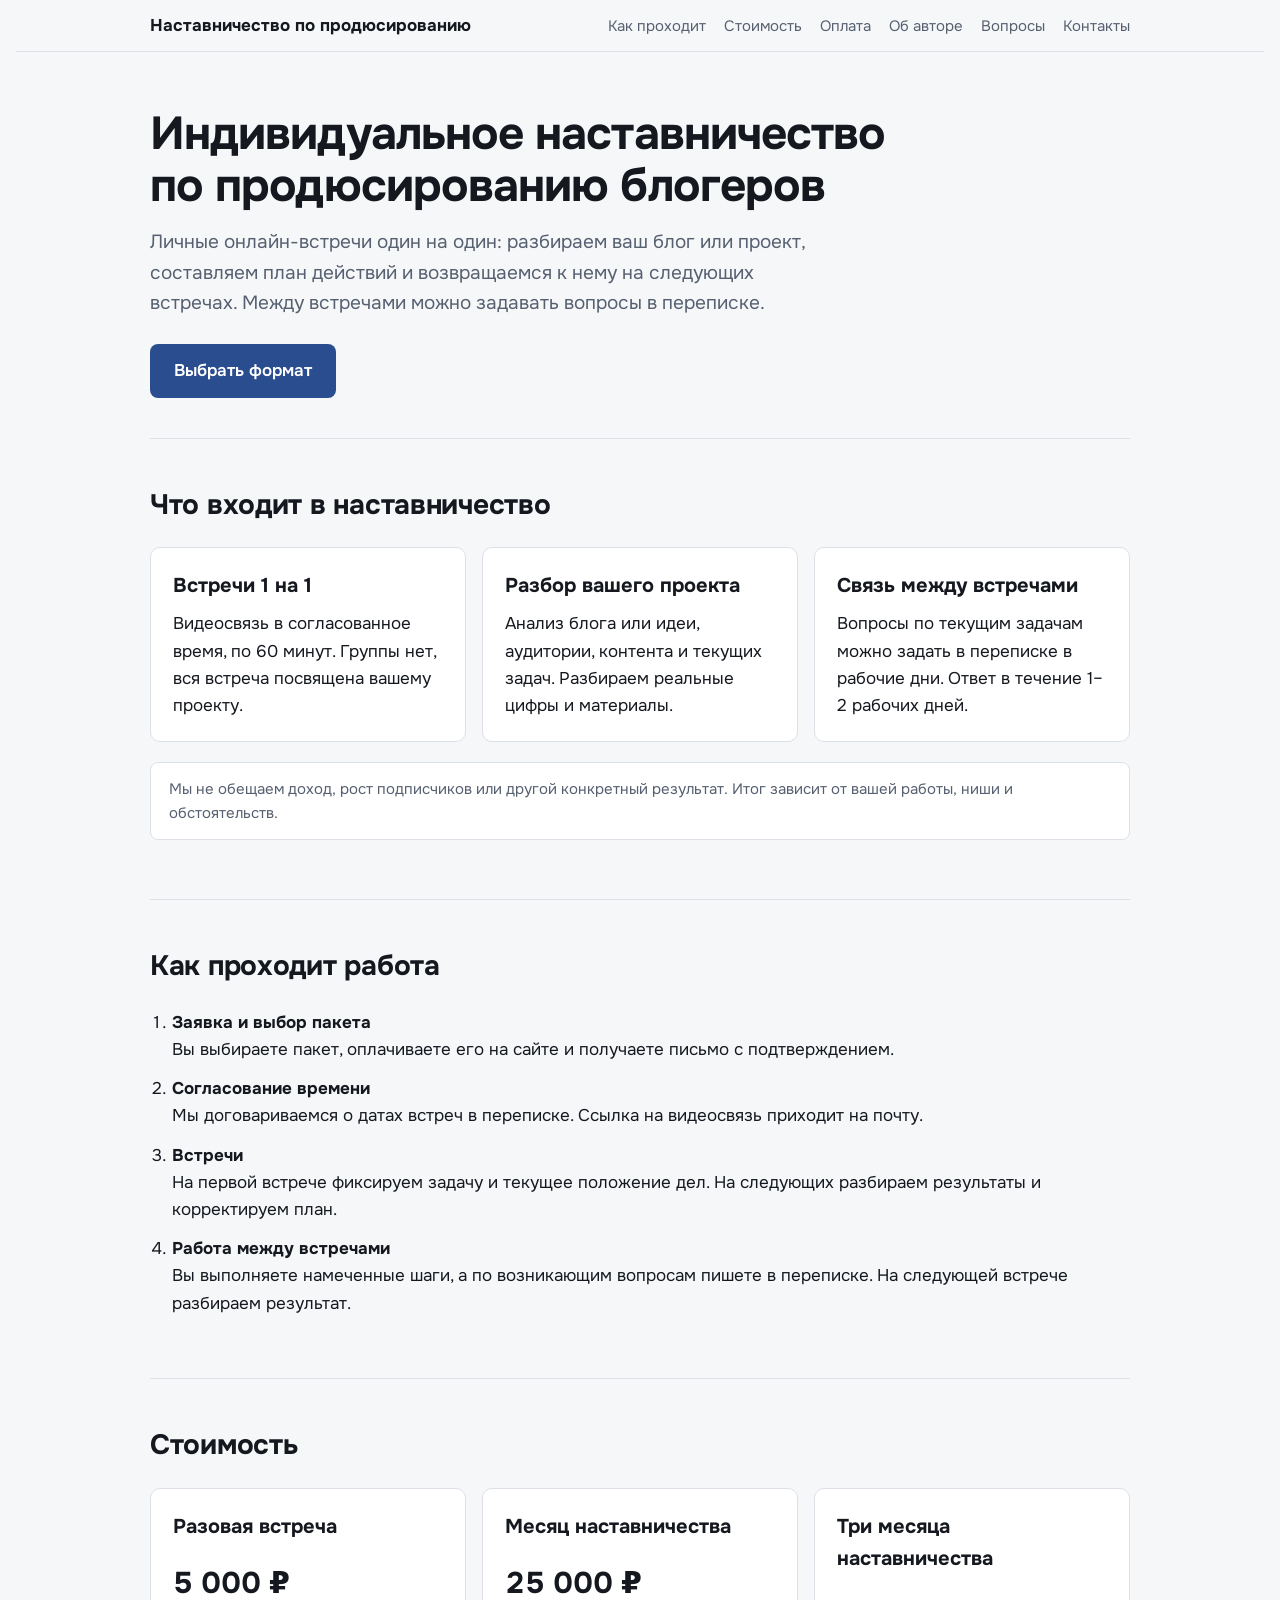
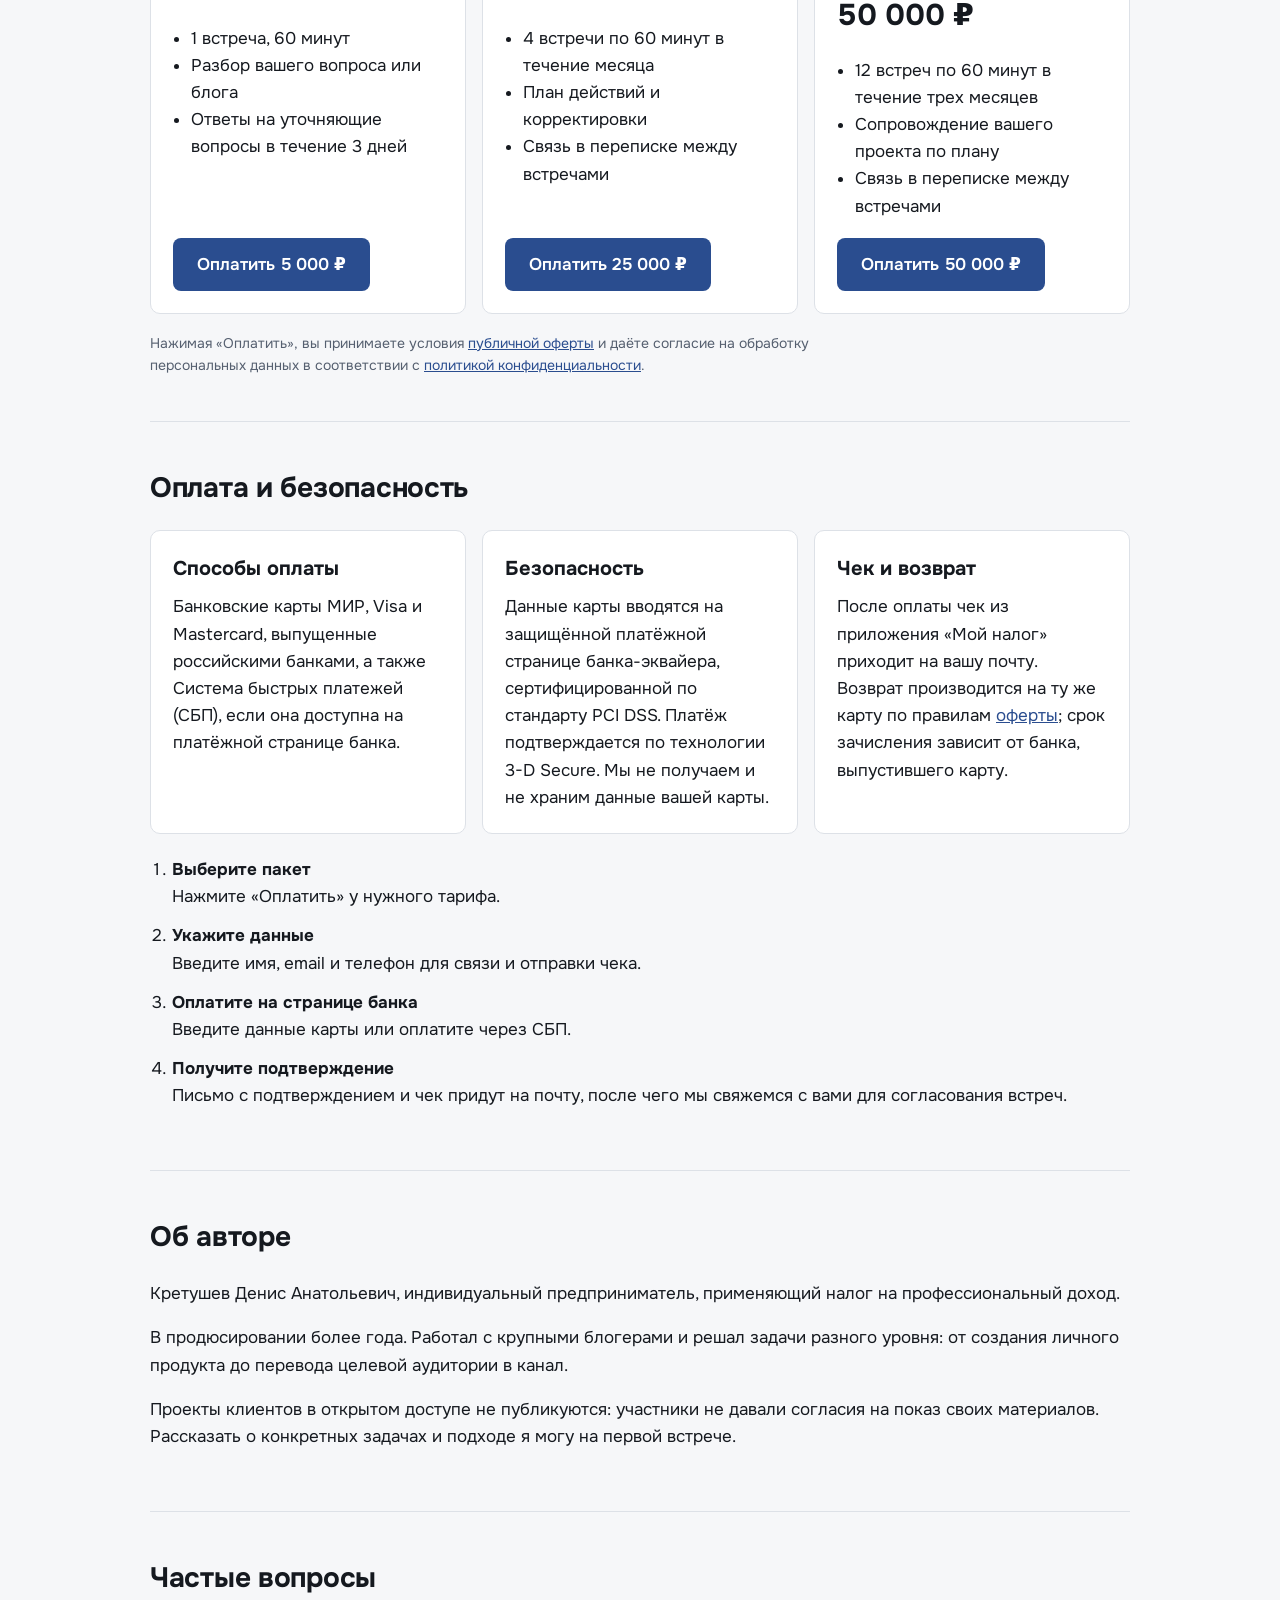
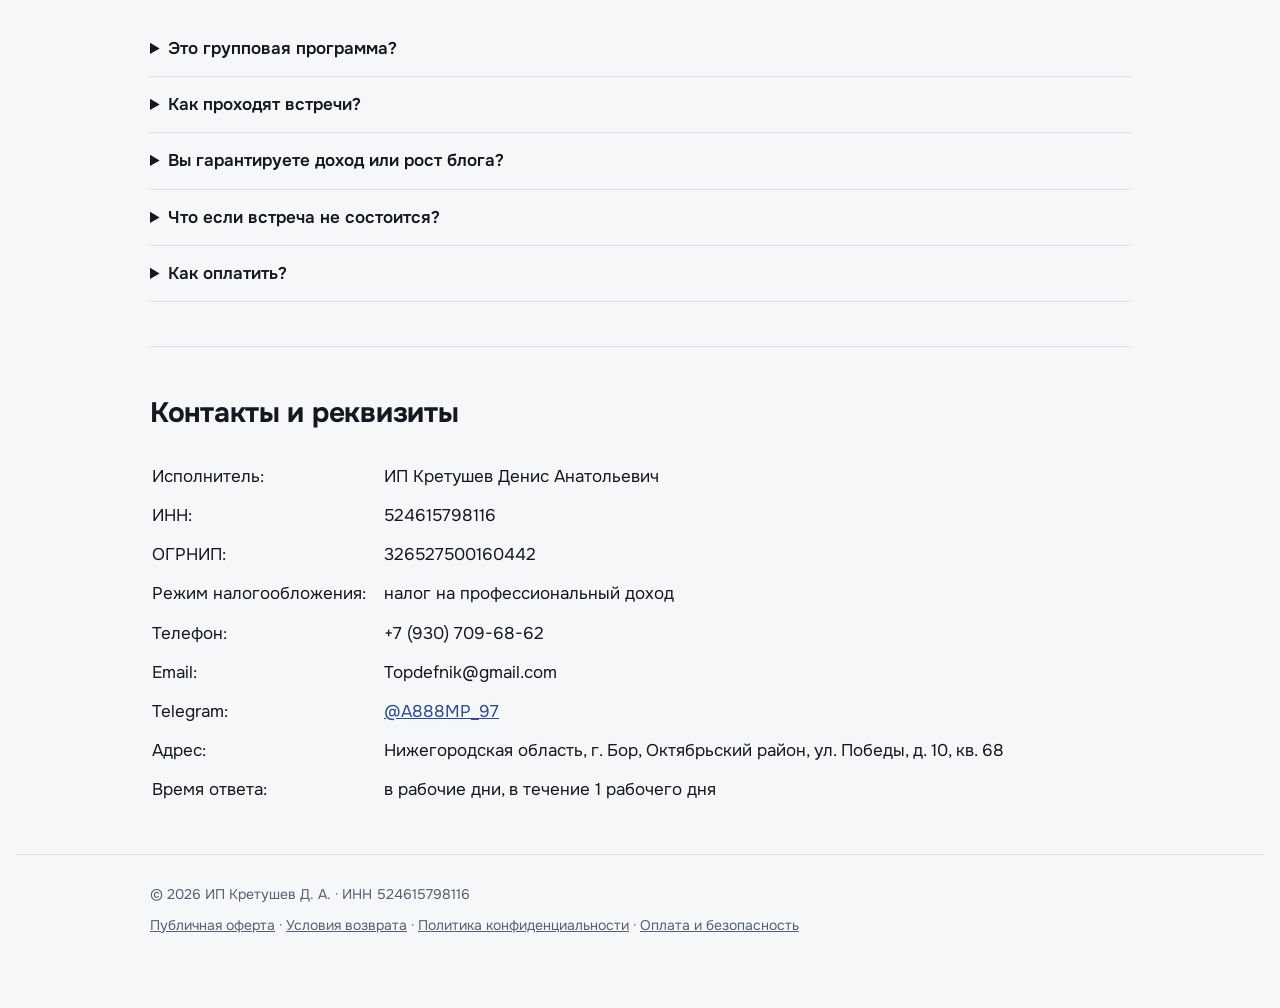
<file: index.html>
<!doctype html>
<html lang="ru">
<head>
<meta charset="utf-8">
<meta name="viewport" content="width=device-width,initial-scale=1">
<title>Наставничество по продюсированию</title>
<meta name="description" content="Индивидуальное наставничество по продюсированию блогеров: личные онлайн-встречи, разбор вашего проекта, связь в переписке между встречами.">
<link rel="stylesheet" href="style.css">
</head>
<body>
<header class="top"><div class="wrap">
  <a class="brand" href="#">Наставничество по продюсированию</a>
  <nav>
    <a href="#how">Как проходит</a>
    <a href="#prices">Стоимость</a>
    <a href="#payment">Оплата</a>
    <a href="#author">Об авторе</a>
    <a href="#faq">Вопросы</a>
    <a href="#contacts">Контакты</a>
  </nav>
</div></header>

<main class="wrap">

<div class="hero">
  <h1>Индивидуальное наставничество по продюсированию блогеров</h1>
  <p>Личные онлайн-встречи один на один: разбираем ваш блог или проект, составляем план действий и возвращаемся к нему на следующих встречах. Между встречами можно задавать вопросы в переписке.</p>
  <a class="btn" href="#prices">Выбрать формат</a>
</div>

<section id="about">
  <h2>Что входит в наставничество</h2>
  <div class="grid">
    <div class="card"><h3>Встречи 1 на 1</h3><p>Видеосвязь в согласованное время, по 60 минут. Группы нет, вся встреча посвящена вашему проекту.</p></div>
    <div class="card"><h3>Разбор вашего проекта</h3><p>Анализ блога или идеи, аудитории, контента и текущих задач. Разбираем реальные цифры и материалы.</p></div>
    <div class="card"><h3>Связь между встречами</h3><p>Вопросы по текущим задачам можно задать в переписке в рабочие дни. Ответ в течение 1–2 рабочих дней.</p></div>
  </div>
  <p class="note" style="margin-top:20px">Мы не обещаем доход, рост подписчиков или другой конкретный результат. Итог зависит от вашей работы, ниши и обстоятельств.</p>
</section>

<section id="how">
  <h2>Как проходит работа</h2>
  <ol class="prog">
    <li><b>Заявка и выбор пакета</b>Вы выбираете пакет, оплачиваете его на сайте и получаете письмо с подтверждением.</li>
    <li><b>Согласование времени</b>Мы договариваемся о датах встреч в переписке. Ссылка на видеосвязь приходит на почту.</li>
    <li><b>Встречи</b>На первой встрече фиксируем задачу и текущее положение дел. На следующих разбираем результаты и корректируем план.</li>
    <li><b>Работа между встречами</b>Вы выполняете намеченные шаги, а по возникающим вопросам пишете в переписке. На следующей встрече разбираем результат.</li>
  </ol>
</section>

<section id="prices">
  <h2>Стоимость</h2>
  <div class="grid">
    <div class="card">
      <h3>Разовая встреча</h3>
      <div class="price">5 000 ₽</div>
      <ul><li>1 встреча, 60 минут</li><li>Разбор вашего вопроса или блога</li><li>Ответы на уточняющие вопросы в течение 3 дней</li></ul>
      <a class="btn pay" href="#contacts">Оплатить 5 000 ₽</a>
    </div>
    <div class="card">
      <h3>Месяц наставничества</h3>
      <div class="price">25 000 ₽</div>
      <ul><li>4 встречи по 60 минут в течение месяца</li><li>План действий и корректировки</li><li>Связь в переписке между встречами</li></ul>
      <a class="btn pay" href="#contacts">Оплатить 25 000 ₽</a>
    </div>
    <div class="card">
      <h3>Три месяца наставничества</h3>
      <div class="price">50 000 ₽</div>
      <ul><li>12 встреч по 60 минут в течение трех месяцев</li><li>Сопровождение вашего проекта по плану</li><li>Связь в переписке между встречами</li></ul>
      <a class="btn pay" href="#contacts">Оплатить 50 000 ₽</a>
    </div>
  </div>
  <p class="consent">Нажимая «Оплатить», вы принимаете условия <a href="oferta.html">публичной оферты</a> и даёте согласие на обработку персональных данных в соответствии с <a href="privacy.html">политикой конфиденциальности</a>.</p>
</section>

<section id="payment">
  <h2>Оплата и безопасность</h2>
  <div class="grid">
    <div class="card"><h3>Способы оплаты</h3><p>Банковские карты МИР, Visa и Mastercard, выпущенные российскими банками, а также Система быстрых платежей (СБП), если она доступна на платёжной странице банка.</p></div>
    <div class="card"><h3>Безопасность</h3><p>Данные карты вводятся на защищённой платёжной странице банка-эквайера, сертифицированной по стандарту PCI DSS. Платёж подтверждается по технологии 3-D Secure. Мы не получаем и не храним данные вашей карты.</p></div>
    <div class="card"><h3>Чек и возврат</h3><p>После оплаты чек из приложения «Мой налог» приходит на вашу почту. Возврат производится на ту же карту по правилам <a href="oferta.html#refund">оферты</a>; срок зачисления зависит от банка, выпустившего карту.</p></div>
  </div>
  <ol class="prog" style="margin-top:22px">
    <li><b>Выберите пакет</b>Нажмите «Оплатить» у нужного тарифа.</li>
    <li><b>Укажите данные</b>Введите имя, email и телефон для связи и отправки чека.</li>
    <li><b>Оплатите на странице банка</b>Введите данные карты или оплатите через СБП.</li>
    <li><b>Получите подтверждение</b>Письмо с подтверждением и чек придут на почту, после чего мы свяжемся с вами для согласования встреч.</li>
  </ol>
</section>

<section id="author">
  <h2>Об авторе</h2>
  <p>Кретушев Денис Анатольевич, индивидуальный предприниматель, применяющий налог на профессиональный доход.</p>
  <p>В продюсировании более года. Работал с крупными блогерами и решал задачи разного уровня: от создания личного продукта до перевода целевой аудитории в канал.</p>
  <p>Проекты клиентов в открытом доступе не публикуются: участники не давали согласия на показ своих материалов. Рассказать о конкретных задачах и подходе я могу на первой встрече.</p>
</section>

<section id="faq">
  <h2>Частые вопросы</h2>
  <details><summary>Это групповая программа?</summary><p>Нет. Работа индивидуальная: встречи проходят один на один и посвящены вашему проекту.</p></details>
  <details><summary>Как проходят встречи?</summary><p>В видеосвязи в согласованное время. Ссылка приходит на электронную почту.</p></details>
  <details><summary>Вы гарантируете доход или рост блога?</summary><p>Нет. Мы помогаем разобраться в задачах и составить план. Результат зависит от вашей работы.</p></details>
  <details><summary>Что если встреча не состоится?</summary><p>Если встреча сорвана по нашей вине, она переносится или возвращается пропорционально, как указано в <a href="oferta.html#refund">оферте</a>.</p></details>
  <details><summary>Как оплатить?</summary><p>Банковской картой на сайте. Чек направляется на электронную почту.</p></details>
</section>

<section id="contacts">
  <h2>Контакты и реквизиты</h2>
  <div class="tablewrap"><table class="req">
    <tr><td>Исполнитель:</td><td>ИП Кретушев Денис Анатольевич</td></tr>
    <tr><td>ИНН:</td><td>524615798116</td></tr>
    <tr><td>ОГРНИП:</td><td>326527500160442</td></tr>
    <tr><td>Режим налогообложения:</td><td>налог на профессиональный доход</td></tr>
    <tr><td>Телефон:</td><td>+7 (930) 709-68-62</td></tr>
    <tr><td>Email:</td><td>Topdefnik@gmail.com</td></tr>
    <tr><td>Telegram:</td><td><a href="https://t.me/A888MP_97" target="_blank" rel="noopener">@A888MP_97</a></td></tr>
    <tr><td>Адрес:</td><td>Нижегородская область, г. Бор, Октябрьский район, ул. Победы, д. 10, кв. 68</td></tr>
    <tr><td>Время ответа:</td><td>в рабочие дни, в течение 1 рабочего дня</td></tr>
  </table></div>
</section>

</main>

<footer><div class="wrap">
  <p>© 2026 ИП Кретушев Д. А. · ИНН 524615798116</p>
  <p><a href="oferta.html">Публичная оферта</a> · <a href="oferta.html#refund">Условия возврата</a> · <a href="privacy.html">Политика конфиденциальности</a> · <a href="#payment">Оплата и безопасность</a></p>
</div></footer>
</body>
</html>
</file>
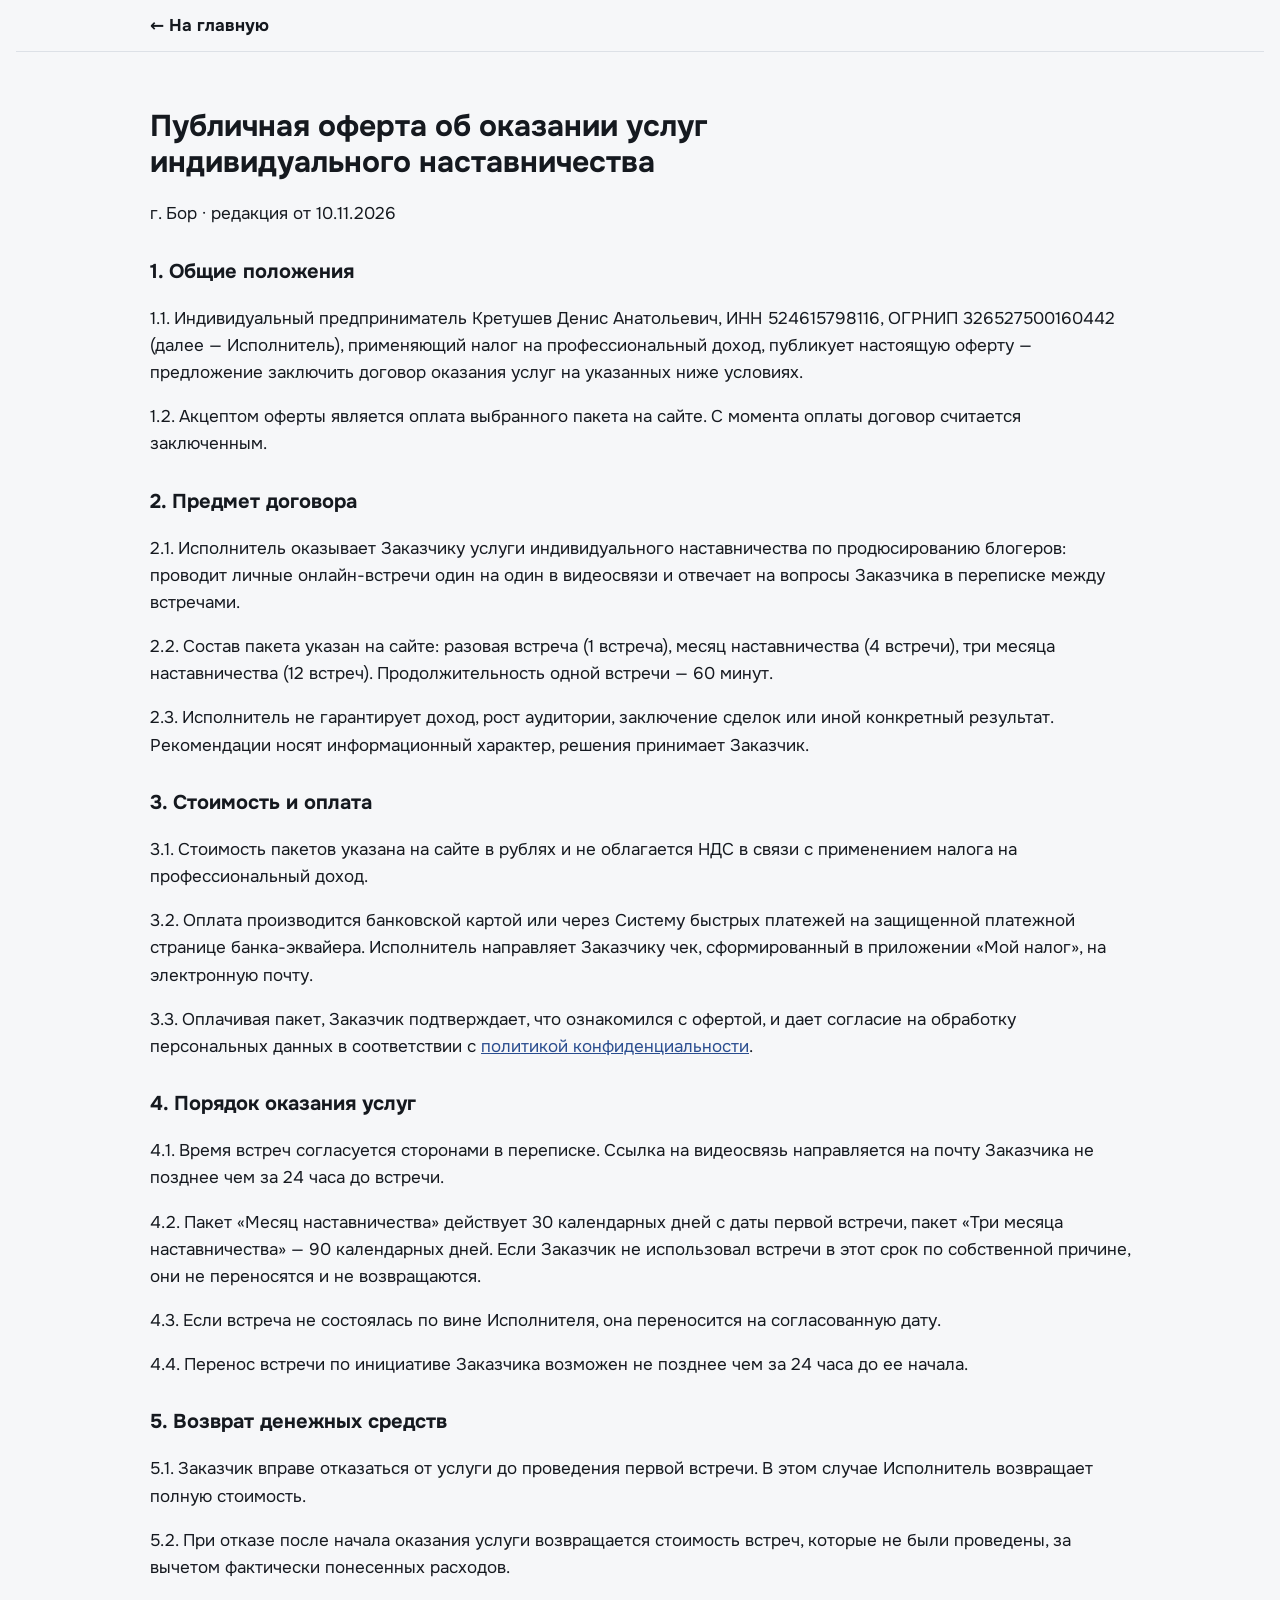
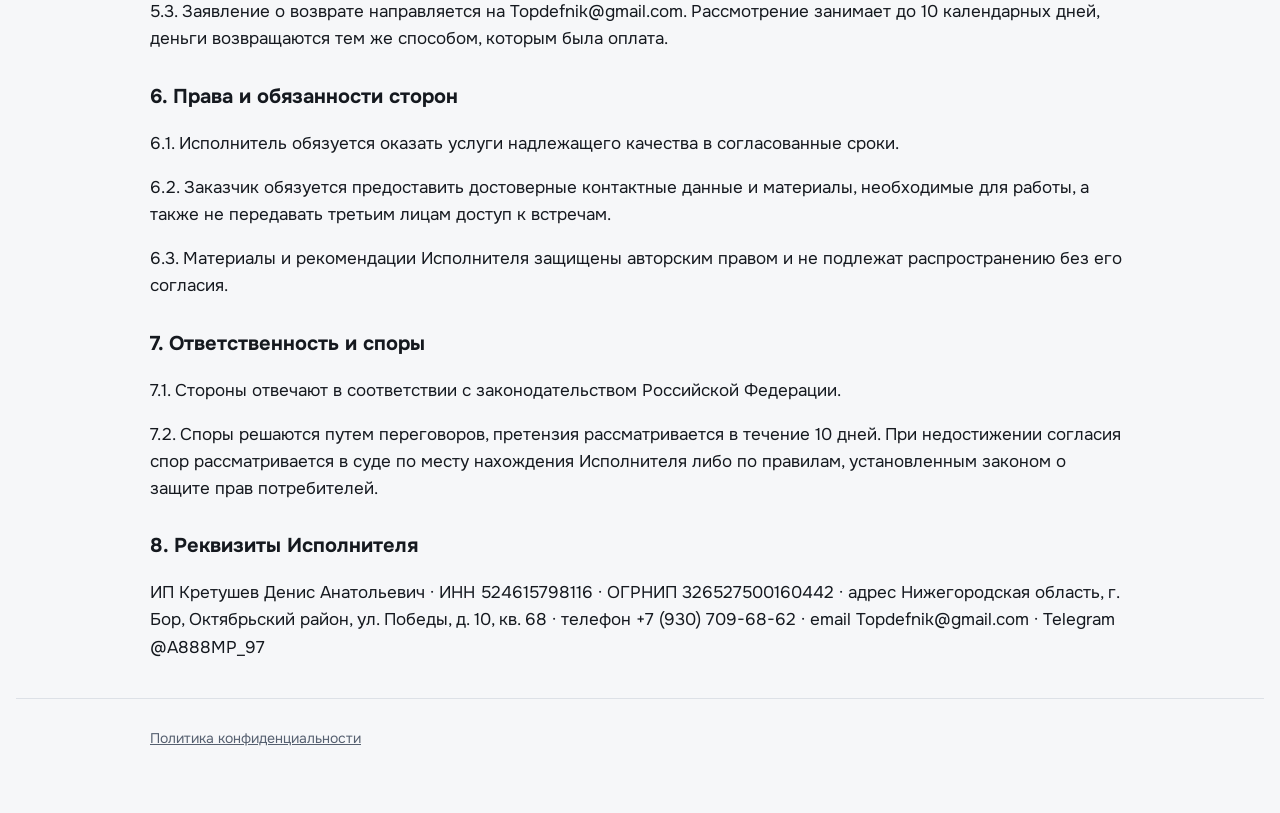
<file: oferta.html>
<!doctype html>
<html lang="ru">
<head>
<meta charset="utf-8">
<meta name="viewport" content="width=device-width,initial-scale=1">
<title>Публичная оферта</title>
<link rel="stylesheet" href="style.css">
</head>
<body>
<header class="top"><div class="wrap"><a class="brand" href="index.html">← На главную</a></div></header>
<main class="wrap doc">

<h1>Публичная оферта об оказании услуг индивидуального наставничества</h1>
<p>г. Бор · редакция от 10.11.2026</p>

<h2>1. Общие положения</h2>
<p>1.1. Индивидуальный предприниматель Кретушев Денис Анатольевич, ИНН 524615798116, ОГРНИП 326527500160442 (далее — Исполнитель), применяющий налог на профессиональный доход, публикует настоящую оферту — предложение заключить договор оказания услуг на указанных ниже условиях.</p>
<p>1.2. Акцептом оферты является оплата выбранного пакета на сайте. С момента оплаты договор считается заключенным.</p>

<h2>2. Предмет договора</h2>
<p>2.1. Исполнитель оказывает Заказчику услуги индивидуального наставничества по продюсированию блогеров: проводит личные онлайн-встречи один на один в видеосвязи и отвечает на вопросы Заказчика в переписке между встречами.</p>
<p>2.2. Состав пакета указан на сайте: разовая встреча (1 встреча), месяц наставничества (4 встречи), три месяца наставничества (12 встреч). Продолжительность одной встречи — 60 минут.</p>
<p>2.3. Исполнитель не гарантирует доход, рост аудитории, заключение сделок или иной конкретный результат. Рекомендации носят информационный характер, решения принимает Заказчик.</p>

<h2>3. Стоимость и оплата</h2>
<p>3.1. Стоимость пакетов указана на сайте в рублях и не облагается НДС в связи с применением налога на профессиональный доход.</p>
<p>3.2. Оплата производится банковской картой или через Систему быстрых платежей на защищенной платежной странице банка-эквайера. Исполнитель направляет Заказчику чек, сформированный в приложении «Мой налог», на электронную почту.</p>
<p>3.3. Оплачивая пакет, Заказчик подтверждает, что ознакомился с офертой, и дает согласие на обработку персональных данных в соответствии с <a href="privacy.html">политикой конфиденциальности</a>.</p>

<h2>4. Порядок оказания услуг</h2>
<p>4.1. Время встреч согласуется сторонами в переписке. Ссылка на видеосвязь направляется на почту Заказчика не позднее чем за 24 часа до встречи.</p>
<p>4.2. Пакет «Месяц наставничества» действует 30 календарных дней с даты первой встречи, пакет «Три месяца наставничества» — 90 календарных дней. Если Заказчик не использовал встречи в этот срок по собственной причине, они не переносятся и не возвращаются.</p>
<p>4.3. Если встреча не состоялась по вине Исполнителя, она переносится на согласованную дату.</p>
<p>4.4. Перенос встречи по инициативе Заказчика возможен не позднее чем за 24 часа до ее начала.</p>

<h2 id="refund">5. Возврат денежных средств</h2>
<p>5.1. Заказчик вправе отказаться от услуги до проведения первой встречи. В этом случае Исполнитель возвращает полную стоимость.</p>
<p>5.2. При отказе после начала оказания услуги возвращается стоимость встреч, которые не были проведены, за вычетом фактически понесенных расходов.</p>
<p>5.3. Заявление о возврате направляется на Topdefnik@gmail.com. Рассмотрение занимает до 10 календарных дней, деньги возвращаются тем же способом, которым была оплата.</p>

<h2>6. Права и обязанности сторон</h2>
<p>6.1. Исполнитель обязуется оказать услуги надлежащего качества в согласованные сроки.</p>
<p>6.2. Заказчик обязуется предоставить достоверные контактные данные и материалы, необходимые для работы, а также не передавать третьим лицам доступ к встречам.</p>
<p>6.3. Материалы и рекомендации Исполнителя защищены авторским правом и не подлежат распространению без его согласия.</p>

<h2>7. Ответственность и споры</h2>
<p>7.1. Стороны отвечают в соответствии с законодательством Российской Федерации.</p>
<p>7.2. Споры решаются путем переговоров, претензия рассматривается в течение 10 дней. При недостижении согласия спор рассматривается в суде по месту нахождения Исполнителя либо по правилам, установленным законом о защите прав потребителей.</p>

<h2>8. Реквизиты Исполнителя</h2>
<p>ИП Кретушев Денис Анатольевич · ИНН 524615798116 · ОГРНИП 326527500160442 · адрес Нижегородская область, г. Бор, Октябрьский район, ул. Победы, д. 10, кв. 68 · телефон +7 (930) 709-68-62 · email Topdefnik@gmail.com · Telegram @A888MP_97</p>

</main>
<footer><div class="wrap"><a href="privacy.html">Политика конфиденциальности</a></div></footer>
</body>
</html>
</file>
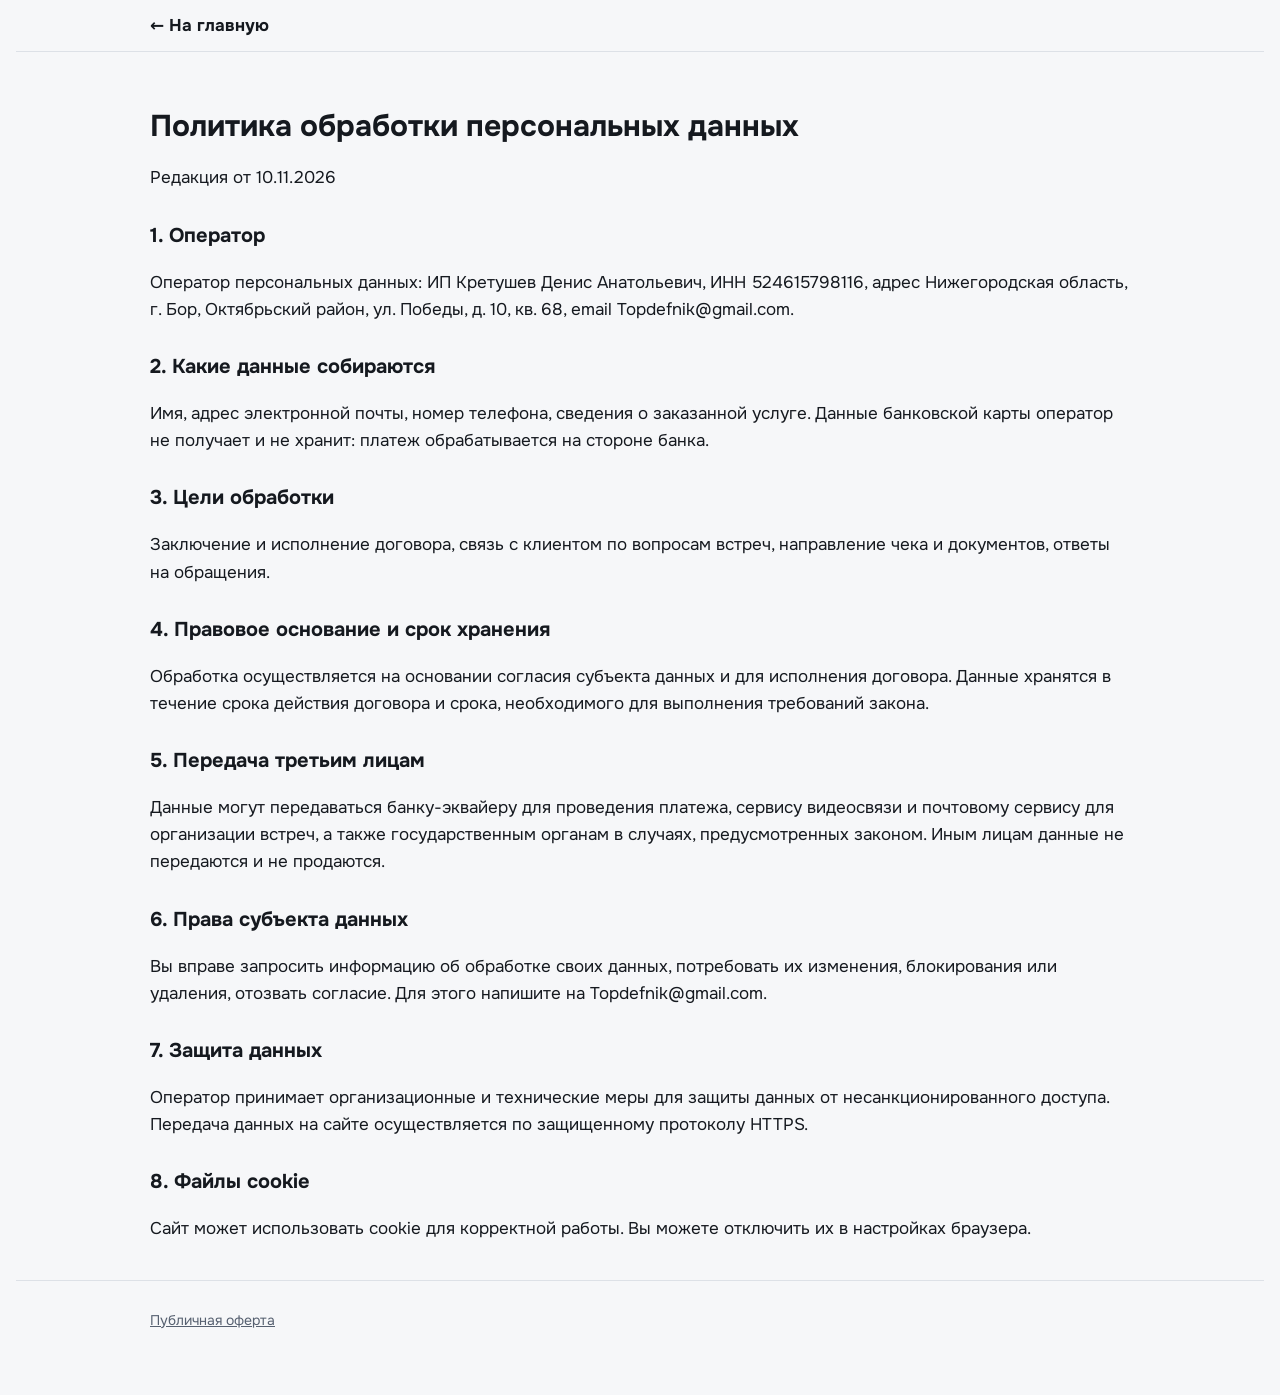
<file: privacy.html>
<!doctype html>
<html lang="ru">
<head>
<meta charset="utf-8">
<meta name="viewport" content="width=device-width,initial-scale=1">
<title>Политика конфиденциальности</title>
<link rel="stylesheet" href="style.css">
</head>
<body>
<header class="top"><div class="wrap"><a class="brand" href="index.html">← На главную</a></div></header>
<main class="wrap doc">

<h1>Политика обработки персональных данных</h1>
<p>Редакция от 10.11.2026</p>

<h2>1. Оператор</h2>
<p>Оператор персональных данных: ИП Кретушев Денис Анатольевич, ИНН 524615798116, адрес Нижегородская область, г. Бор, Октябрьский район, ул. Победы, д. 10, кв. 68, email Topdefnik@gmail.com.</p>

<h2>2. Какие данные собираются</h2>
<p>Имя, адрес электронной почты, номер телефона, сведения о заказанной услуге. Данные банковской карты оператор не получает и не хранит: платеж обрабатывается на стороне банка.</p>

<h2>3. Цели обработки</h2>
<p>Заключение и исполнение договора, связь с клиентом по вопросам встреч, направление чека и документов, ответы на обращения.</p>

<h2>4. Правовое основание и срок хранения</h2>
<p>Обработка осуществляется на основании согласия субъекта данных и для исполнения договора. Данные хранятся в течение срока действия договора и срока, необходимого для выполнения требований закона.</p>

<h2>5. Передача третьим лицам</h2>
<p>Данные могут передаваться банку-эквайеру для проведения платежа, сервису видеосвязи и почтовому сервису для организации встреч, а также государственным органам в случаях, предусмотренных законом. Иным лицам данные не передаются и не продаются.</p>

<h2>6. Права субъекта данных</h2>
<p>Вы вправе запросить информацию об обработке своих данных, потребовать их изменения, блокирования или удаления, отозвать согласие. Для этого напишите на Topdefnik@gmail.com.</p>

<h2>7. Защита данных</h2>
<p>Оператор принимает организационные и технические меры для защиты данных от несанкционированного доступа. Передача данных на сайте осуществляется по защищенному протоколу HTTPS.</p>

<h2>8. Файлы cookie</h2>
<p>Сайт может использовать cookie для корректной работы. Вы можете отключить их в настройках браузера.</p>

</main>
<footer><div class="wrap"><a href="oferta.html">Публичная оферта</a></div></footer>
</body>
</html>
</file>
<file: style.css>
@font-face{font-family:"Onest";font-style:normal;font-weight:400;font-display:swap;src:url(fonts/onest-cyrillic-400.woff2) format("woff2");unicode-range:U+0301,U+0400-045F,U+0490-0491,U+04B0-04B1,U+2116}
@font-face{font-family:"Onest";font-style:normal;font-weight:400;font-display:swap;src:url(fonts/onest-latin-400.woff2) format("woff2");unicode-range:U+0000-00FF,U+0131,U+0152-0153,U+02BB-02BC,U+02C6,U+02DA,U+02DC,U+0304,U+0308,U+0329,U+2000-206F,U+20AC,U+20BD,U+2122,U+2191,U+2193,U+2212,U+2215,U+FEFF,U+FFFD}
@font-face{font-family:"Onest";font-style:normal;font-weight:600;font-display:swap;src:url(fonts/onest-cyrillic-600.woff2) format("woff2");unicode-range:U+0301,U+0400-045F,U+0490-0491,U+04B0-04B1,U+2116}
@font-face{font-family:"Onest";font-style:normal;font-weight:600;font-display:swap;src:url(fonts/onest-latin-600.woff2) format("woff2");unicode-range:U+0000-00FF,U+0131,U+0152-0153,U+02BB-02BC,U+02C6,U+02DA,U+02DC,U+0304,U+0308,U+0329,U+2000-206F,U+20AC,U+20BD,U+2122,U+2191,U+2193,U+2212,U+2215,U+FEFF,U+FFFD}
@font-face{font-family:"Onest";font-style:normal;font-weight:700;font-display:swap;src:url(fonts/onest-cyrillic-700.woff2) format("woff2");unicode-range:U+0301,U+0400-045F,U+0490-0491,U+04B0-04B1,U+2116}
@font-face{font-family:"Onest";font-style:normal;font-weight:700;font-display:swap;src:url(fonts/onest-latin-700.woff2) format("woff2");unicode-range:U+0000-00FF,U+0131,U+0152-0153,U+02BB-02BC,U+02C6,U+02DA,U+02DC,U+0304,U+0308,U+0329,U+2000-206F,U+20AC,U+20BD,U+2122,U+2191,U+2193,U+2212,U+2215,U+FEFF,U+FFFD}
/* Layout: один столбец до 980px, шапка сверху, секции разделены линиями, карточки только у тарифов и шагов */
:root{
  --bg:#f6f7f9;--ink:#15191f;--muted:#566070;--line:#dde1e7;
  --accent:#2a4d8f;--accent-ink:#ffffff;--card:#ffffff;
  --ph:#fff1a6;--ph-ink:#3b3000;
  --font:"Onest",system-ui,-apple-system,"Segoe UI",Roboto,sans-serif;
}
@media (prefers-color-scheme:dark){
  :root:not([data-theme="light"]){
    --bg:#0f1217;--ink:#e8ebef;--muted:#9aa4b2;--line:#232a33;
    --accent:#8fb0ff;--accent-ink:#0b1220;--card:#161b22;
    --ph:#5c4d00;--ph-ink:#fff3b0;color-scheme:dark;
  }
}
:root[data-theme="dark"]{
  --bg:#0f1217;--ink:#e8ebef;--muted:#9aa4b2;--line:#232a33;
  --accent:#8fb0ff;--accent-ink:#0b1220;--card:#161b22;
  --ph:#5c4d00;--ph-ink:#fff3b0;color-scheme:dark;
}
*{box-sizing:border-box}
html{scroll-behavior:smooth}
body{
  margin:0;background:var(--bg);color:var(--ink);
  font:17px/1.6 var(--font);
  padding-block:0 24px;
  padding-left:max(16px,env(safe-area-inset-left,0px));
  padding-right:max(16px,env(safe-area-inset-right,0px));
}
body::before{content:"";position:fixed;inset:0 0 auto;height:env(safe-area-inset-top,0px);background:var(--bg);z-index:10}
.wrap{max-width:980px;margin:0 auto}
a{color:var(--accent)}
a:focus-visible,summary:focus-visible,.btn:focus-visible{outline:3px solid var(--accent);outline-offset:3px;border-radius:4px}
header.top{position:sticky;top:env(safe-area-inset-top,0px);background:var(--bg);border-bottom:1px solid var(--line);z-index:5}
header.top .wrap{display:flex;justify-content:space-between;align-items:center;gap:8px 16px;padding-block:12px;flex-wrap:wrap}
.brand{font-weight:700;text-decoration:none;color:var(--ink)}
nav{display:flex;flex-wrap:wrap;gap:4px 18px}
nav a{text-decoration:none;color:var(--muted);font-size:15px}
nav a:hover{color:var(--accent)}
.hero{padding-block:56px 40px}
.hero h1{font-size:clamp(30px,5.5vw,46px);line-height:1.12;margin:0 0 16px;max-width:760px;text-wrap:balance;letter-spacing:-.02em}
.hero p{font-size:19px;color:var(--muted);max-width:680px;margin:0 0 26px}
.btn{display:inline-block;background:var(--accent);color:var(--accent-ink);padding:13px 24px;border-radius:8px;text-decoration:none;font-weight:600}
section{padding-block:44px;border-top:1px solid var(--line)}
section h2{font-size:28px;margin:0 0 20px;text-wrap:balance;letter-spacing:-.01em}
.grid{display:grid;gap:16px;grid-template-columns:repeat(auto-fit,minmax(min(100%,250px),1fr))}
.card{background:var(--card);border:1px solid var(--line);border-radius:10px;padding:22px;min-width:0}
.card h3{margin:0 0 8px;font-size:20px}
.card p{margin:0}
.price{font-size:30px;font-weight:700;margin:8px 0;font-variant-numeric:tabular-nums}
.card ul{padding-left:18px;margin:10px 0 0}
#prices .card{display:flex;flex-direction:column}
#prices .card ul{margin-bottom:18px}
.btn.pay{margin-top:auto;align-self:flex-start}
.consent{color:var(--muted);font-size:14px;margin:18px 0 0;max-width:720px}
ol.prog{padding-left:22px}
ol.prog li{margin-bottom:12px}
ol.prog b{display:block}
.note{background:var(--card);border:1px solid var(--line);padding:14px 18px;border-radius:8px;color:var(--muted);font-size:15px}
.ph{background:var(--ph);color:var(--ph-ink);padding:0 4px;border-radius:3px}
details{border-bottom:1px solid var(--line);padding:14px 0}
summary{cursor:pointer;font-weight:600}
details p{margin:10px 0 0}
.tablewrap{overflow-x:auto}
table.req td{padding:5px 16px 5px 0;vertical-align:top}
footer{border-top:1px solid var(--line);padding-block:28px 40px;color:var(--muted);font-size:14px}
footer a{color:var(--muted)}
footer p{margin:0 0 8px}
.doc{padding-block:36px 20px}
.doc h1{font-size:30px;line-height:1.2;text-wrap:balance}
.doc h2{font-size:20px;margin:28px 0 8px}
@media (prefers-reduced-motion:reduce){html{scroll-behavior:auto}}
</file>
